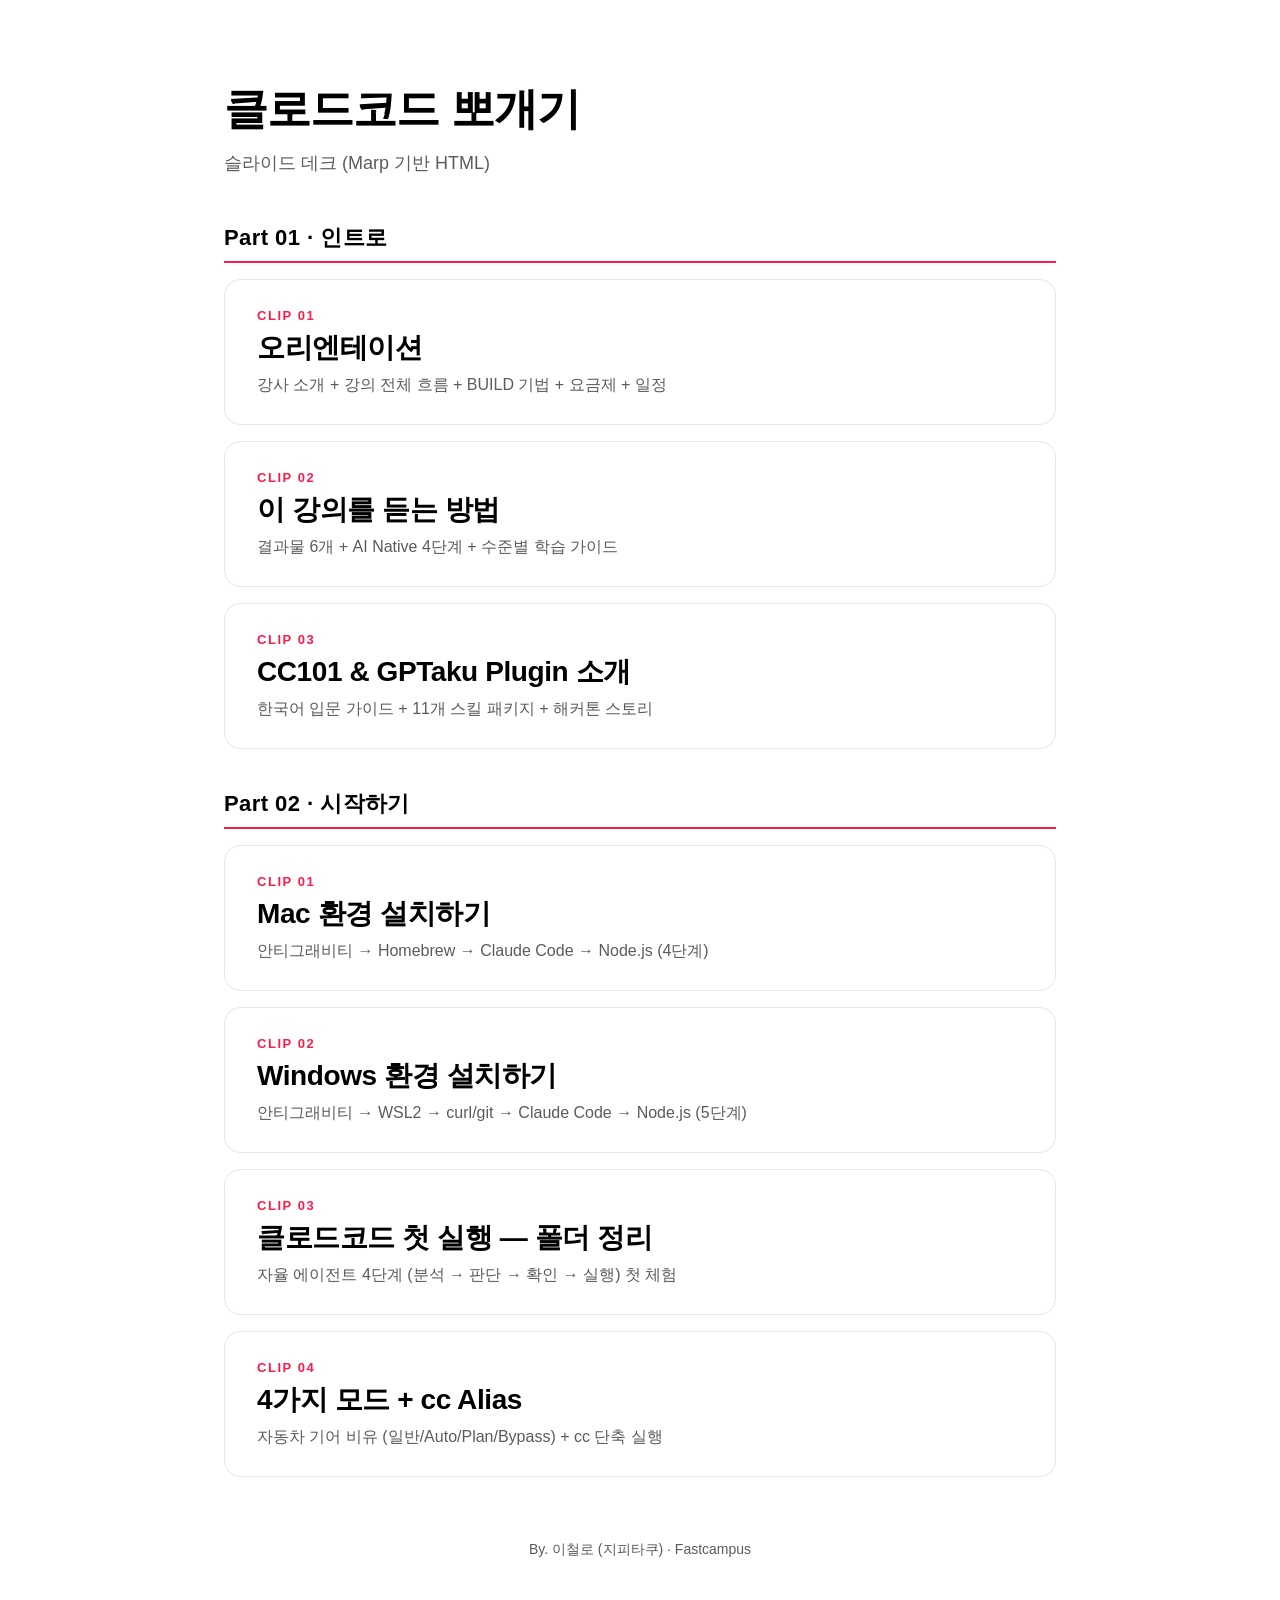
<file: index.html>
<!doctype html>
<html lang="ko">
<head>
<meta charset="utf-8" />
<meta name="viewport" content="width=device-width, initial-scale=1" />
<title>클로드코드 뽀개기 — 슬라이드 데크</title>
<style>
  :root { --brand:#FC1C49; --bg:#FFFFFF; --text:#000; --muted:#5B5B5B; --border:#E6E6E6; }
  * { box-sizing: border-box; }
  body { font-family: -apple-system, BlinkMacSystemFont, "Pretendard", "Apple SD Gothic Neo", sans-serif; background: var(--bg); color: var(--text); margin: 0; padding: 80px 24px; max-width: 880px; margin-left: auto; margin-right: auto; }
  h1 { font-size: 44px; letter-spacing: -0.02em; margin: 0 0 12px; }
  .sub { color: var(--muted); font-size: 18px; margin: 0 0 48px; }
  h2.part { font-size: 22px; letter-spacing: 0.02em; margin: 40px 0 16px; padding-bottom: 8px; border-bottom: 2px solid var(--brand); }
  .grid { display: grid; gap: 16px; }
  a.card { display: block; padding: 28px 32px; border: 1px solid var(--border); border-radius: 16px; text-decoration: none; color: inherit; transition: border-color .15s, transform .15s; }
  a.card:hover { border-color: var(--brand); transform: translateY(-2px); }
  .label { font-size: 13px; font-weight: 700; color: var(--brand); letter-spacing: 0.12em; text-transform: uppercase; }
  .title { font-size: 28px; font-weight: 800; margin: 6px 0 8px; letter-spacing: -0.015em; }
  .desc { font-size: 16px; color: var(--muted); }
  footer { margin-top: 64px; color: var(--muted); font-size: 14px; text-align: center; }
</style>
</head>
<body>
  <h1>클로드코드 뽀개기</h1>
  <p class="sub">슬라이드 데크 (Marp 기반 HTML)</p>

  <h2 class="part">Part 01 · 인트로</h2>
  <div class="grid">
    <a class="card" href="./clip-01/">
      <div class="label">CLIP 01</div>
      <div class="title">오리엔테이션</div>
      <div class="desc">강사 소개 + 강의 전체 흐름 + BUILD 기법 + 요금제 + 일정</div>
    </a>
    <a class="card" href="./clip-02/">
      <div class="label">CLIP 02</div>
      <div class="title">이 강의를 듣는 방법</div>
      <div class="desc">결과물 6개 + AI Native 4단계 + 수준별 학습 가이드</div>
    </a>
    <a class="card" href="./clip-03/">
      <div class="label">CLIP 03</div>
      <div class="title">CC101 &amp; GPTaku Plugin 소개</div>
      <div class="desc">한국어 입문 가이드 + 11개 스킬 패키지 + 해커톤 스토리</div>
    </a>
  </div>

  <h2 class="part">Part 02 · 시작하기</h2>
  <div class="grid">
    <a class="card" href="./part-02-clip-01/">
      <div class="label">CLIP 01</div>
      <div class="title">Mac 환경 설치하기</div>
      <div class="desc">안티그래비티 → Homebrew → Claude Code → Node.js (4단계)</div>
    </a>
    <a class="card" href="./part-02-clip-02/">
      <div class="label">CLIP 02</div>
      <div class="title">Windows 환경 설치하기</div>
      <div class="desc">안티그래비티 → WSL2 → curl/git → Claude Code → Node.js (5단계)</div>
    </a>
    <a class="card" href="./part-02-clip-03/">
      <div class="label">CLIP 03</div>
      <div class="title">클로드코드 첫 실행 — 폴더 정리</div>
      <div class="desc">자율 에이전트 4단계 (분석 → 판단 → 확인 → 실행) 첫 체험</div>
    </a>
    <a class="card" href="./part-02-clip-04/">
      <div class="label">CLIP 04</div>
      <div class="title">4가지 모드 + cc Alias</div>
      <div class="desc">자동차 기어 비유 (일반/Auto/Plan/Bypass) + cc 단축 실행</div>
    </a>
  </div>

  <footer>By. 이철로 (지피타쿠) · Fastcampus</footer>
</body>
</html>
</file>
